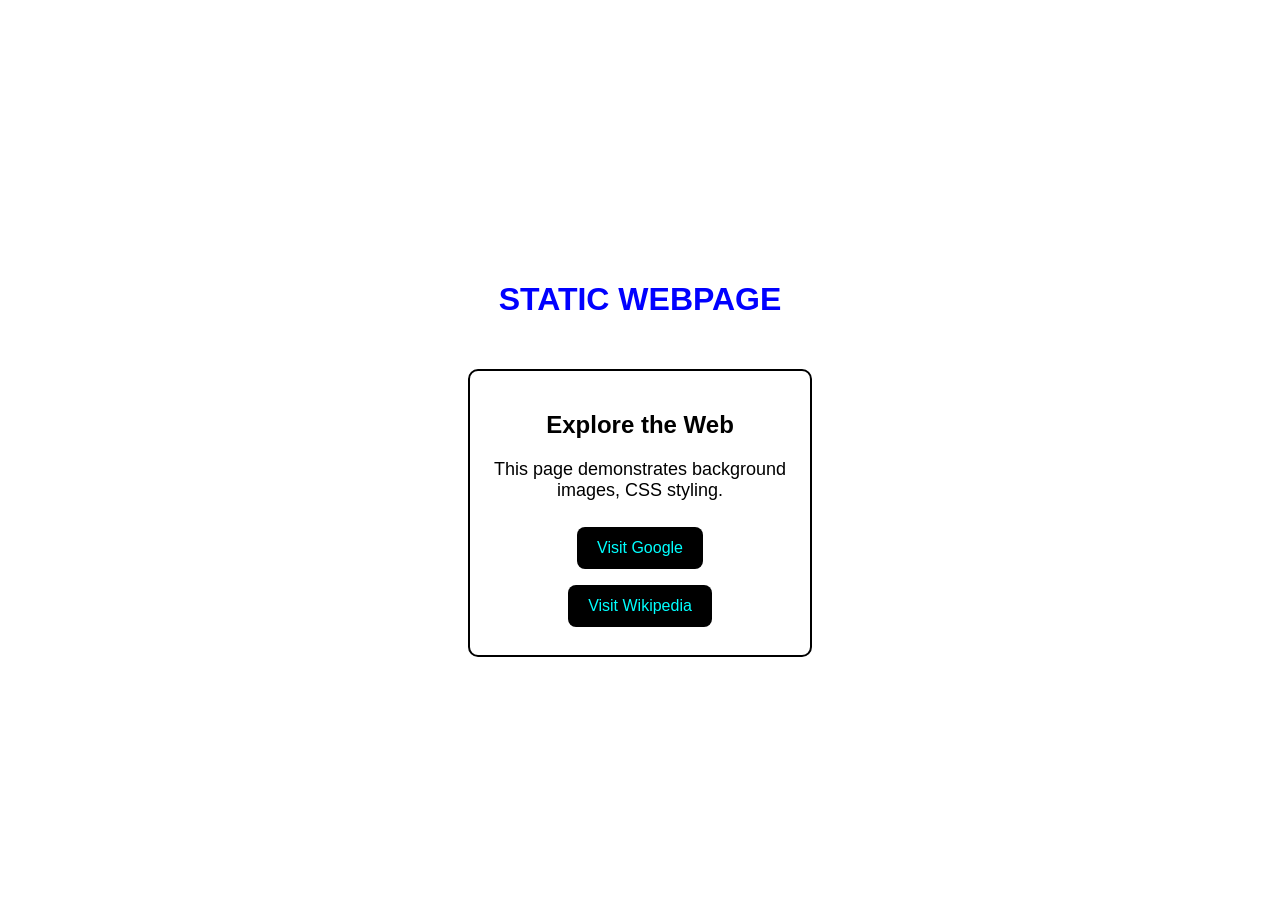
<file: experimen8/index.html>
<!DOCTYPE html>
<html>
<head>
    <title>WEBPAGE</title>

    <style>
        body {
            font-family: Arial, Helvetica, sans-serif;
            background-image: url("https://picsum.photos/200/200");
            background-repeat: repeat;
            min-height: 100vh;
            display: flex;
            flex-direction: column;
            justify-content: center;
            align-items: center;
        }

        h1 {
            color: blue;
            text-align: center;
            background-color: white;
            padding: 15px;
            border-radius: 10px;
        }

        div {
            background-color: white;
            background-image: url("https://picsum.photos/id/1018/400/300");
            background-size: cover;
            background-repeat: no-repeat;
            width: 300px;
            padding: 20px;
            margin: 15px;
            border: 2px solid black;
            border-radius: 10px;
            text-align: center;
        }

        p {
            color: black;
            font-size: 18px;
        }

        a {
            display: inline-block;
            text-decoration: none;
            background-color: black;
            padding: 12px 20px;
            margin: 8px;
            border-radius: 8px;
            transition: 0.3s;
        }

        a:link {
            color: aqua;
        }

        a:visited {
            color: orange;
        }

        a:hover {
            color: green;
            background-color: lightyellow;
            transform: scale(1.1);
        }

        a:active {
            color: red;
            background-color: white;
        }
    </style>
</head>

<body>

    <h1>STATIC WEBPAGE</h1>

    <div>
        <h2>Explore the Web</h2>
        <p>
            This page demonstrates background images,
            CSS styling.
        </p>

        <a href="https://www.google.com" target="_blank">
            Visit Google
        </a>

        <a href="https://www.wikipedia.org" target="_blank">
            Visit Wikipedia
        </a>
    </div>

</body>
</html>
</file>
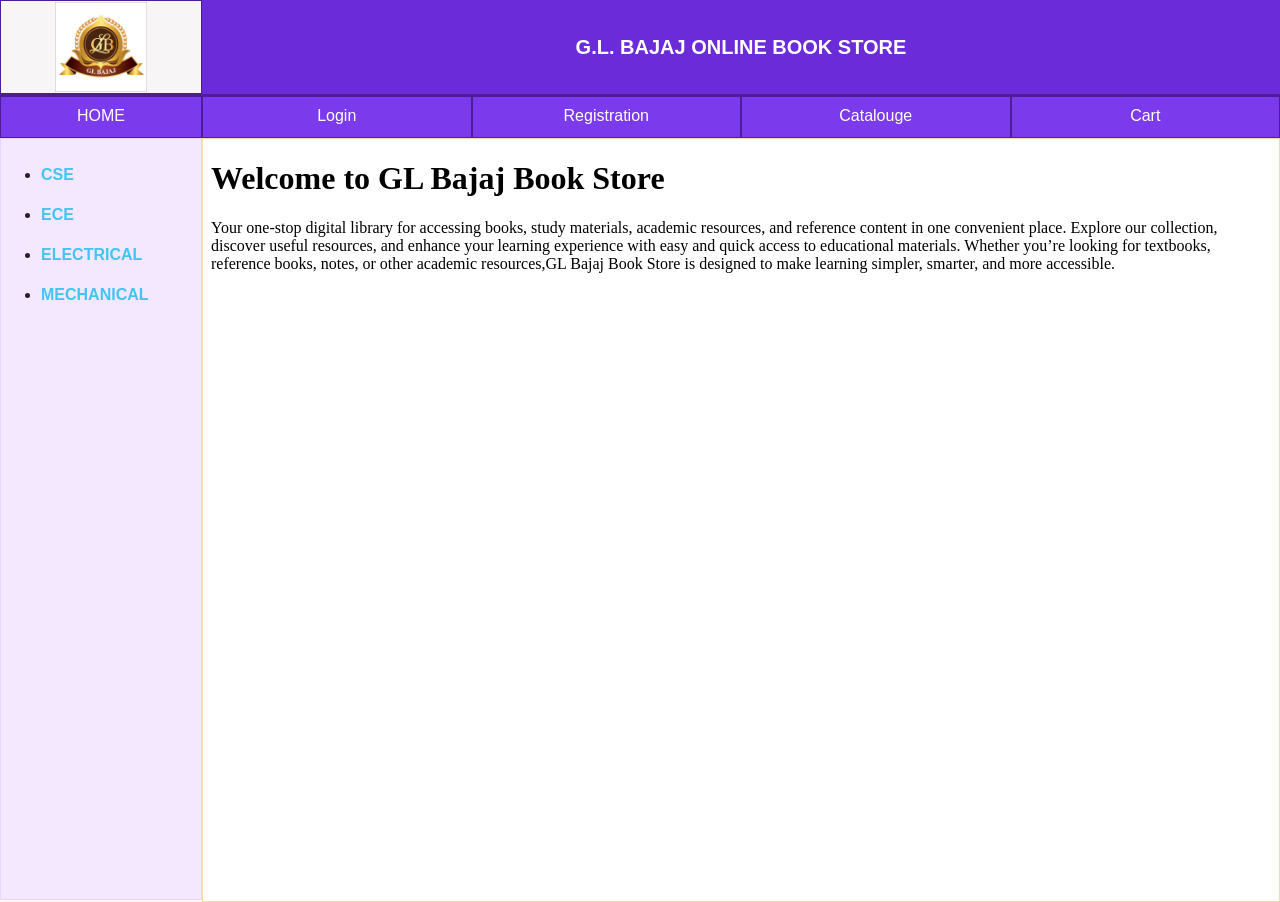
<file: Experiment1/index.html>
<!DOCTYPE html>
<html lang="en">
<head>
    <link rel="stylesheet" href="sty.css">
    <meta charset="UTF-8">
    <meta name="viewport" content="width=device-width, initial-scale=1.0">
    <title>Online Book Store</title>
</head>
<body>
      <div class="container">
        <div class="TOP-ROW">
            <div class="logo"> 
                <img class="img" src="glb logo.jpg" alt="GLB LOGO">
            </div>
               <div class="Wbesite-name">G.L. BAJAJ ONLINE BOOK STORE
               </div>  
        </div>
        <div class="Navigation-Bar">
            <a style="min-width: 187px; max-width: 200px;" href="home.html" target="content">HOME

            </a>
            <a href="login.html" target="content">Login</a>
            <a href="registration.html" target="content">Registration</a>
            <a href="catalouge.html" target="content">Catalouge</a>
            <a href="cart.html" target="content">Cart</a>

        </div>
        <div class="bottom-row">
        <div class="side-bar">
            <ul>
                <li class="branch">
                    <a target="content" href="cse.html" >CSE</a>
                </li>
                <li class="branch">
                    <a target="content" href="ECE.html">ECE</a>
                </li>
                <li class="branch">
                  <a target="content" href="electrical.html">ELECTRICAL</a>   
                </li>
                <li class="branch">
                    <a target="content" href="mechanical.html">MECHANICAL</a>
                </li>
            </ul>

        </div>
        <div class="Main-CONTENT">
           <iframe src="home.html" name="content">
           </iframe>

        </div>
        </div>
         </div>
      <!-- </div> --> 
</body>
</html>
</file>
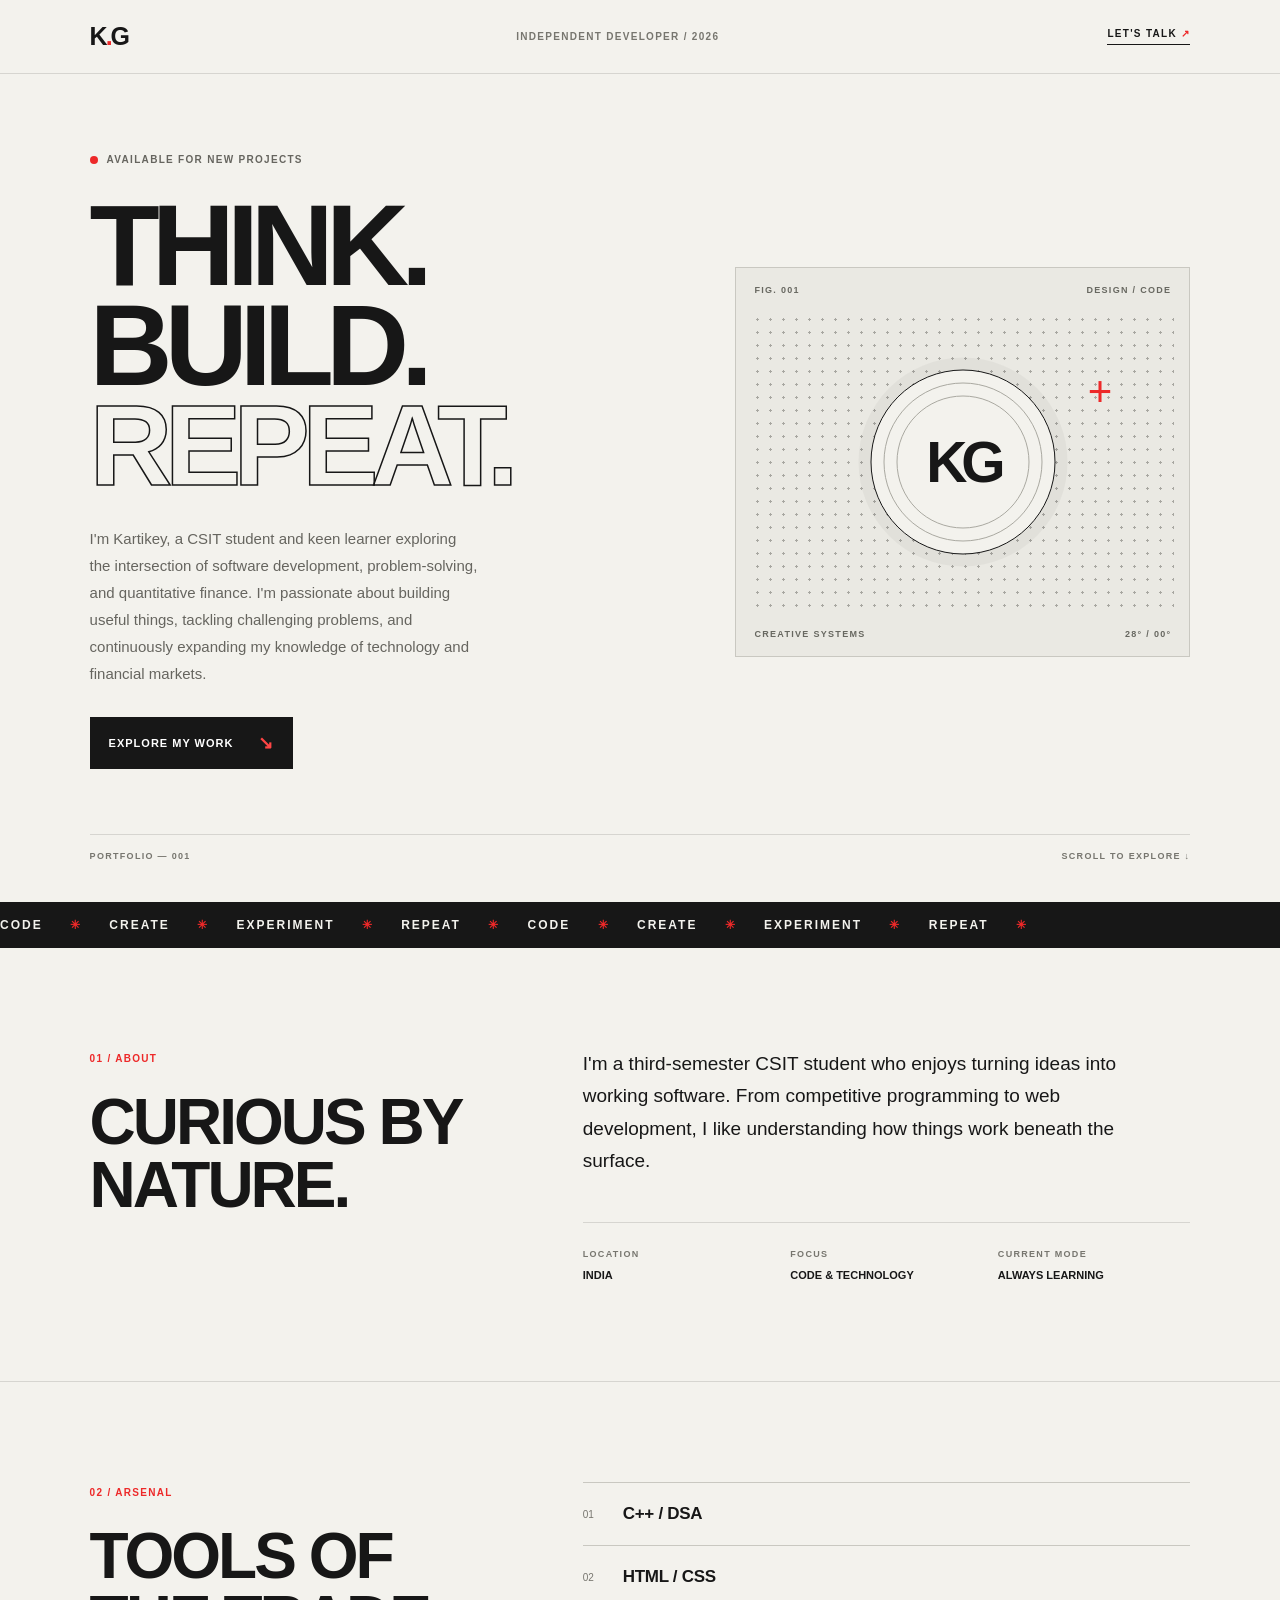
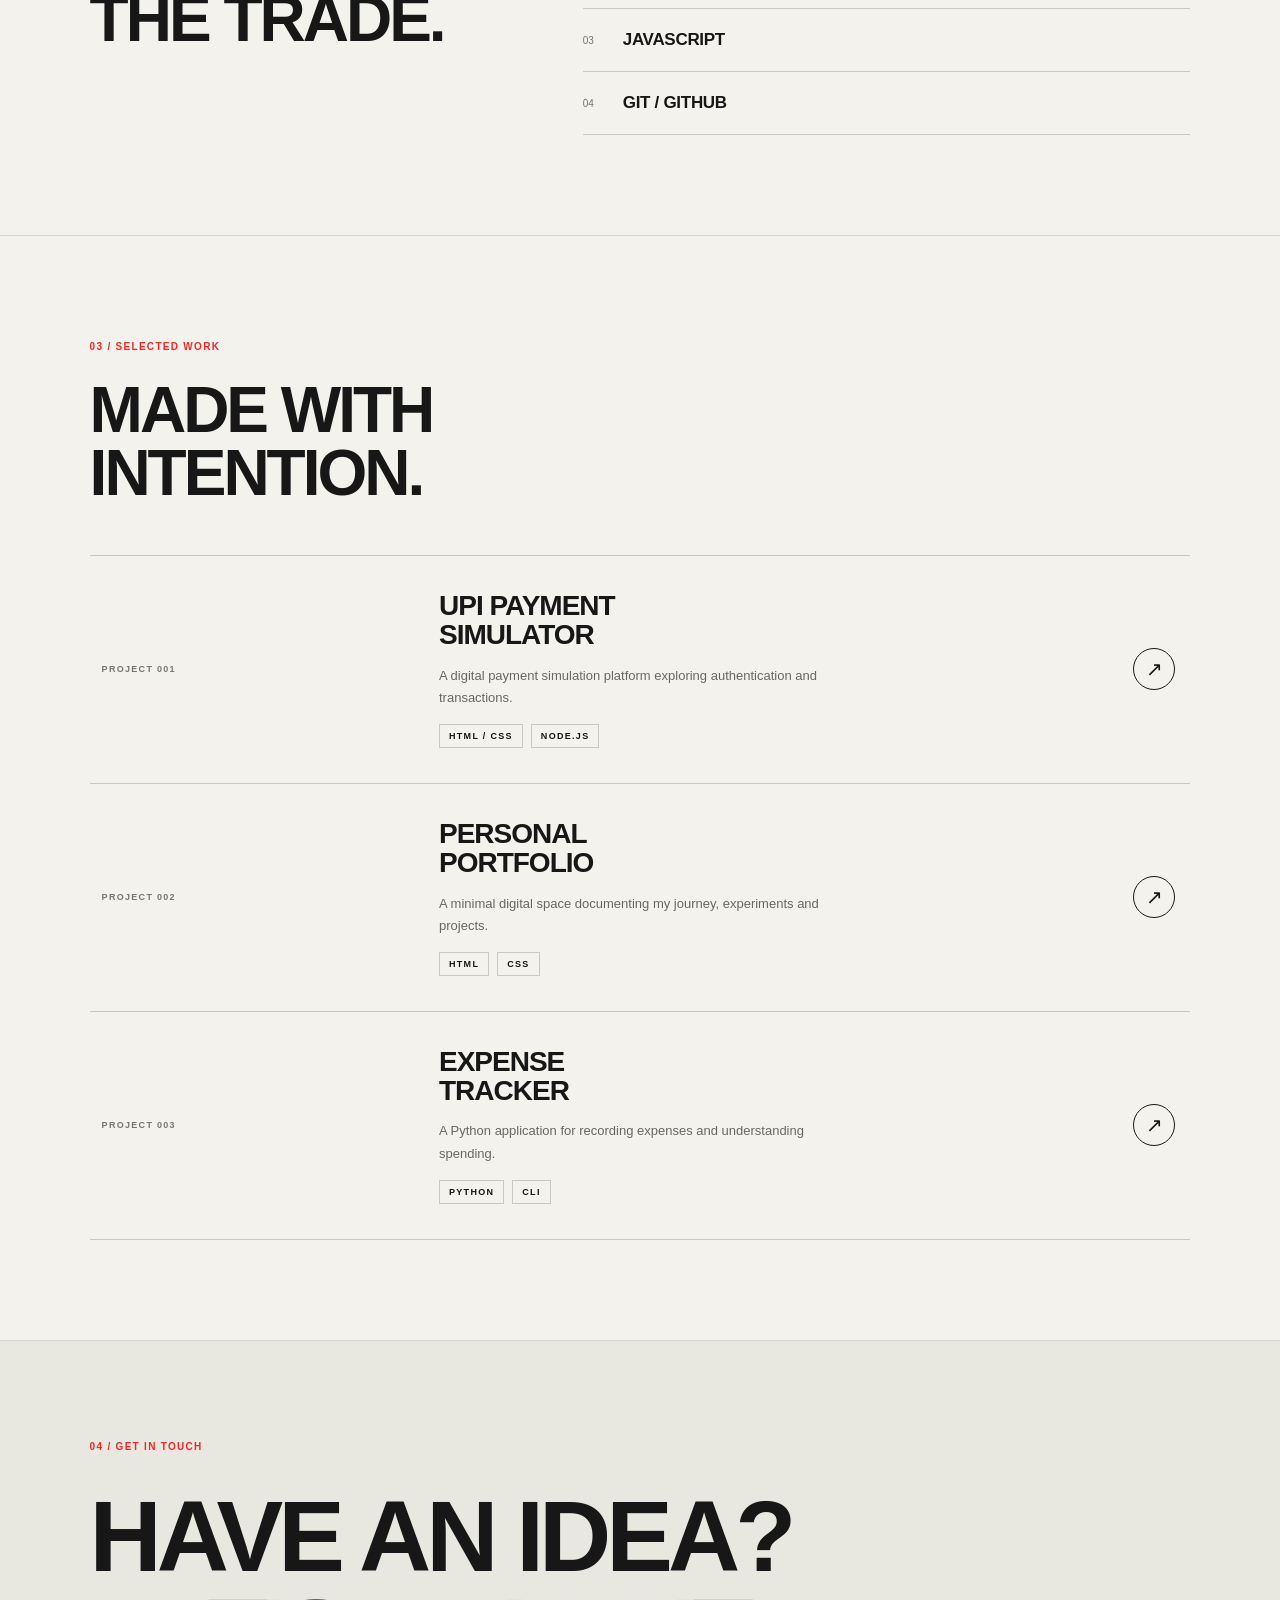
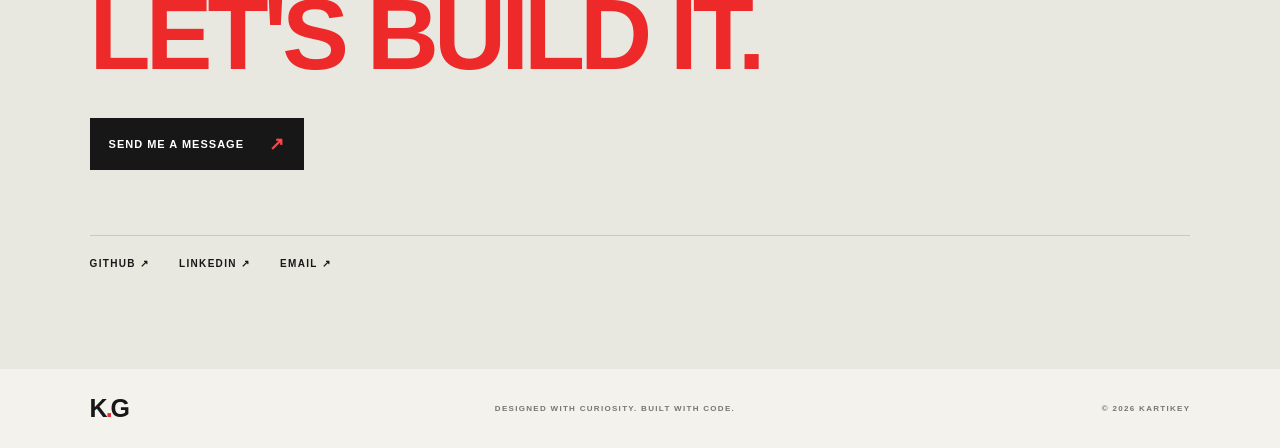
<file: PORTFOLIO/index.html>
<!DOCTYPE html>
<html lang="en">
<head>
    <meta charset="UTF-8">
    <meta name="viewport" content="width=device-width, initial-scale=1.0">
    <title>Kartikey — Digital Portfolio</title>
    <link rel="stylesheet" href="style.css">
</head>
<body>
    <header class="navbar">
        <a href="#" class="logo">K<span>.</span>G</a>
        <p class="nav-label">INDEPENDENT DEVELOPER / 2026</p>
        <a href="#contact" class="nav-contact">
            LET'S TALK <span>↗</span>
        </a>
    </header>
    <main>
        <!-- Hero -->
        <section class="hero">
            <div class="hero-left">
                <p class="eyebrow">
                    <span class="red-dot"></span>
                    AVAILABLE FOR NEW PROJECTS
                </p>

                <h1>
                    THINK.<br>
                    BUILD.<br>
                    <span class="outline">REPEAT.</span>
                </h1>

                <p class="hero-description">
                   I'm Kartikey, a CSIT student and keen learner exploring the intersection of software development, problem-solving, and quantitative finance. I'm passionate about building useful things, tackling challenging problems, and continuously expanding my knowledge of technology and financial markets.
                </p>

                <a href="#projects" class="main-button">
                    EXPLORE MY WORK <span>↘</span>
                </a>
            </div>

            <!-- CSS Dot Graphic -->
            <div class="hero-visual">
                <div class="visual-top">
                    <span>FIG. 001</span>
                    <span>DESIGN / CODE</span>
                </div>

                <div class="dot-grid"></div>

                <div class="visual-circle">
                    <span>KG</span>
                </div>

                <div class="visual-cross">+</div>

                <div class="visual-bottom">
                    <span>CREATIVE SYSTEMS</span>
                    <span>28° / 00°</span>
                </div>
            </div>

            <div class="hero-index">
                <span>PORTFOLIO — 001</span>
                <span>SCROLL TO EXPLORE ↓</span>
            </div>
        </section>

        <!-- Moving Text Strip -->
        <div class="ticker">
            <div class="ticker-content">
                CODE <span>✳</span> CREATE <span>✳</span>
                EXPERIMENT <span>✳</span> REPEAT <span>✳</span>
                CODE <span>✳</span> CREATE <span>✳</span>
                EXPERIMENT <span>✳</span> REPEAT <span>✳</span>
            </div>
        </div>

        <!-- About -->
        <section id="about" class="section">
            <div class="section-heading">
                <span class="section-number">01 / ABOUT</span>
                <h2>CURIOUS BY<br>NATURE.</h2>
            </div>

            <div class="about-content">
                <p>
                    I'm a third-semester CSIT student who enjoys turning
                    ideas into working software. From competitive
                    programming to web development, I like understanding
                    how things work beneath the surface.
                </p>

                <div class="about-details">
                    <div>
                        <span>LOCATION</span>
                        <p>INDIA</p>
                    </div>
                    <div>
                        <span>FOCUS</span>
                        <p>CODE & TECHNOLOGY</p>
                    </div>
                    <div>
                        <span>CURRENT MODE</span>
                        <p>ALWAYS LEARNING</p>
                    </div>
                </div>
            </div>
        </section>

        <!-- Skills -->
        <section id="skills" class="section skills-section">
            <div class="section-heading">
                <span class="section-number">02 / ARSENAL</span>
                <h2>TOOLS OF<br>THE TRADE.</h2>
            </div>

            <div class="skill-list">
                <div class="skill-row">
                    <span>01</span>
                    <p>C++ / DSA</p>
                    <span class="skill-arrow">↗</span>
                </div>

                <div class="skill-row">
                    <span>02</span>
                    <p>HTML / CSS</p>
                    <span class="skill-arrow">↗</span>
                </div>

                <div class="skill-row">
                    <span>03</span>
                    <p>JAVASCRIPT</p>
                    <span class="skill-arrow">↗</span>
                </div>

                <div class="skill-row">
                    <span>04</span>
                    <p>GIT / GITHUB</p>
                    <span class="skill-arrow">↗</span>
                </div>
            </div>
        </section>

        <!-- Projects -->
        <section id="projects" class="section projects-section">
            <div class="section-heading">
                <span class="section-number">03 / SELECTED WORK</span>
                <h2>MADE WITH<br>INTENTION.</h2>
            </div>

            <div class="project-list">

                <article class="project">
                    <div class="project-number">PROJECT 001</div>
                    <div class="project-info">
                        <h3>UPI PAYMENT<br>SIMULATOR</h3>
                        <p>
                            A digital payment simulation platform
                            exploring authentication and transactions.
                        </p>
                        <div class="project-tags">
                            <span>HTML / CSS</span>
                            <span>NODE.JS</span>
                        </div>
                    </div>
                    <a href="#" class="project-link" aria-label="View UPI Payment Simulator">↗</a>
                </article>

                <article class="project">
                    <div class="project-number">PROJECT 002</div>
                    <div class="project-info">
                        <h3>PERSONAL<br>PORTFOLIO</h3>
                        <p>
                            A minimal digital space documenting my
                            journey, experiments and projects.
                        </p>
                        <div class="project-tags">
                            <span>HTML</span>
                            <span>CSS</span>
                        </div>
                    </div>
                    <a href="#" class="project-link" aria-label="View Portfolio Project">↗</a>
                </article>

                <article class="project">
                    <div class="project-number">PROJECT 003</div>
                    <div class="project-info">
                        <h3>EXPENSE<br>TRACKER</h3>
                        <p>
                            A Python application for recording
                            expenses and understanding spending.
                        </p>
                        <div class="project-tags">
                            <span>PYTHON</span>
                            <span>CLI</span>
                        </div>
                    </div>
                    <a href="#" class="project-link" aria-label="View Expense Tracker">↗</a>
                </article>

            </div>
        </section>

        <!-- Contact -->
        <section id="contact" class="contact-section">
            <p class="section-number">04 / GET IN TOUCH</p>

            <h2>HAVE AN IDEA?<br>
                <span>LET'S BUILD IT.</span>
            </h2>

            <a href="mailto:your@email.com" class="main-button">
                SEND ME A MESSAGE <span>↗</span>
            </a>

            <div class="contact-links">
                <a href="https://github.com/">GITHUB ↗</a>
                <a href="https://linkedin.com/">LINKEDIN ↗</a>
                <a href="mailto:your@email.com">EMAIL ↗</a>
            </div>
        </section>

    </main>

    <!-- Footer -->
    <footer class="footer">
        <a href="#" class="logo">K<span>.</span>G</a>
        <p>DESIGNED WITH CURIOSITY. BUILT WITH CODE.</p>
        <p>© 2026 KARTIKEY</p>
    </footer>

</body>
</html>
</file>
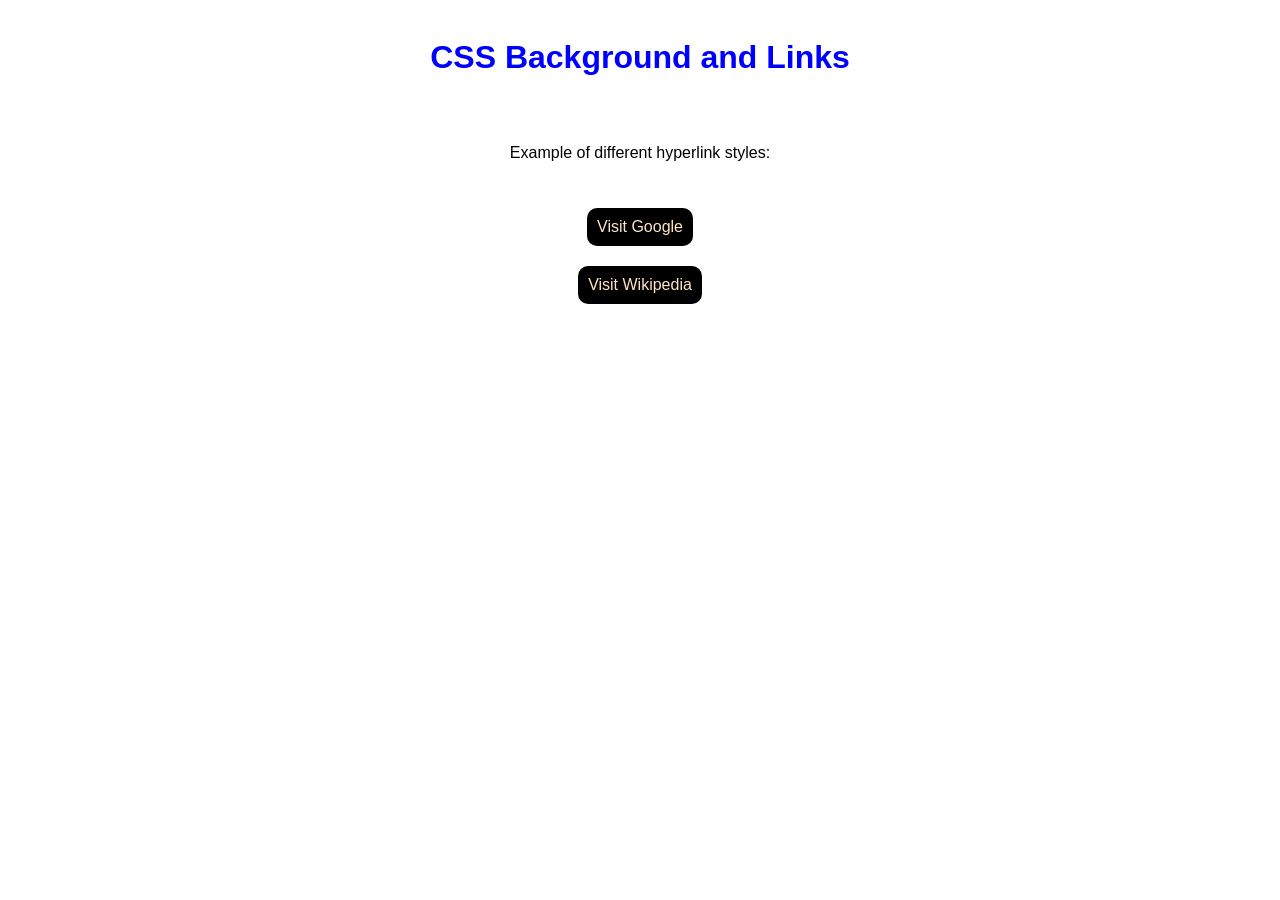
<file: experimen8/9.html>
<!DOCTYPE html>
<html>
<head>
    <title>CSS Background and Links</title>
    <style>
        body {
            font-family: Arial, Helvetica, sans-serif;
            background-image: url("https://picsum.photos/200/200");
            background-repeat: repeat;
            display: flex;
            flex-direction: column;
            justify-content: center;
            align-items: center;
        }

        h1 {
            color: blue;
            text-align: center;
            background-color: white;
            padding: 10px;
            border-radius: 10px;
            
        }
        a{
            text-decoration: none;
            margin: 10px;
            background-color: black;
            padding: 10px;
            border-radius: 10px;
        }

        a:link{
            color: bisque;
        }

        a:visited {
            color: rgb(255, 102, 0);
        }

        a:active {
            color: red;
        }

        a:hover {
            color: rgb(9, 237, 237);
            background-color: rgb(170, 2, 249);
            transform: scale(1.2);
        }
        div{
            display: flex;
             max-width:200px;
           background-color: white; 
           margin: 10px;
           padding: 10px;
           border-radius: 10px;
            background-image: url("https://picsum.photos/200/205");
            background-repeat: repeat;
        }
    </style>
</head>

<body>
    <h1>CSS Background and Links</h1>

 <div style="max-width: 300px;">
    <p>Example of different hyperlink styles:</p>
    </div>
  
    <a target="_blank" href="https://www.google.com">Visit Google</a>
    <!-- <br><br>       -->
 
    <a target="_blank" href="https://www.wikipedia.org">Visit Wikipedia</a>
  
</body>
</html>
</file>
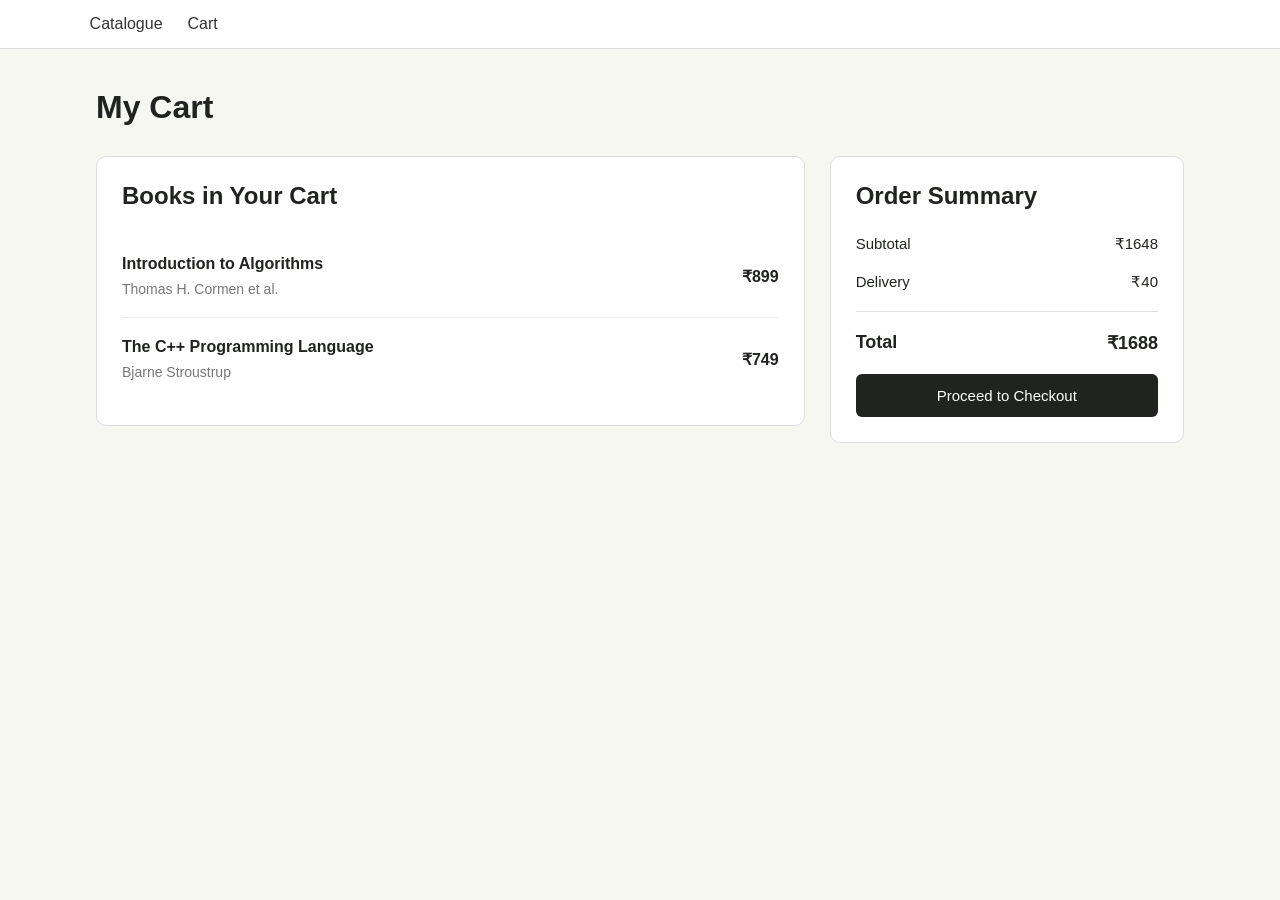
<file: Experiment1/cart.html>
<!DOCTYPE html>
<html lang="en">
<head>
    <meta charset="UTF-8">
    <meta name="viewport" content="width=device-width, initial-scale=1.0">
    <title>My Cart | CodeShelf</title>
    <link rel="stylesheet" href="cart.css">
</head>
<body>
    <header>
        <nav>
            <a href="catalouge.html">Catalogue</a>
            <a href="cart.html">Cart</a>
        </nav>
    </header>

    <main>
        <h1>My Cart</h1>

        <div class="cart-container">

            <section class="cart-items">
                <h2>Books in Your Cart</h2>

                <div class="cart-item">
                    <div>
                        <h3>Introduction to Algorithms</h3>
                        <p>Thomas H. Cormen et al.</p>
                    </div>
                    <p class="price">₹899</p>
                </div>

                <div class="cart-item">
                    <div>
                        <h3>The C++ Programming Language</h3>
                        <p>Bjarne Stroustrup</p>
                    </div>
                    <p class="price">₹749</p>
                </div>
            </section>

            <aside class="order-summary">
                <h2>Order Summary</h2>

                <div class="summary-row">
                    <span>Subtotal</span>
                    <span>₹1648</span>
                </div>

                <div class="summary-row">
                    <span>Delivery</span>
                    <span>₹40</span>
                </div>

                <hr>

                <div class="summary-row total">
                    <span>Total</span>
                    <span>₹1688</span>
                </div>

                <button type="button">Proceed to Checkout</button>
            </aside>

        </div>
    </main>
</body>
</html>
</file>
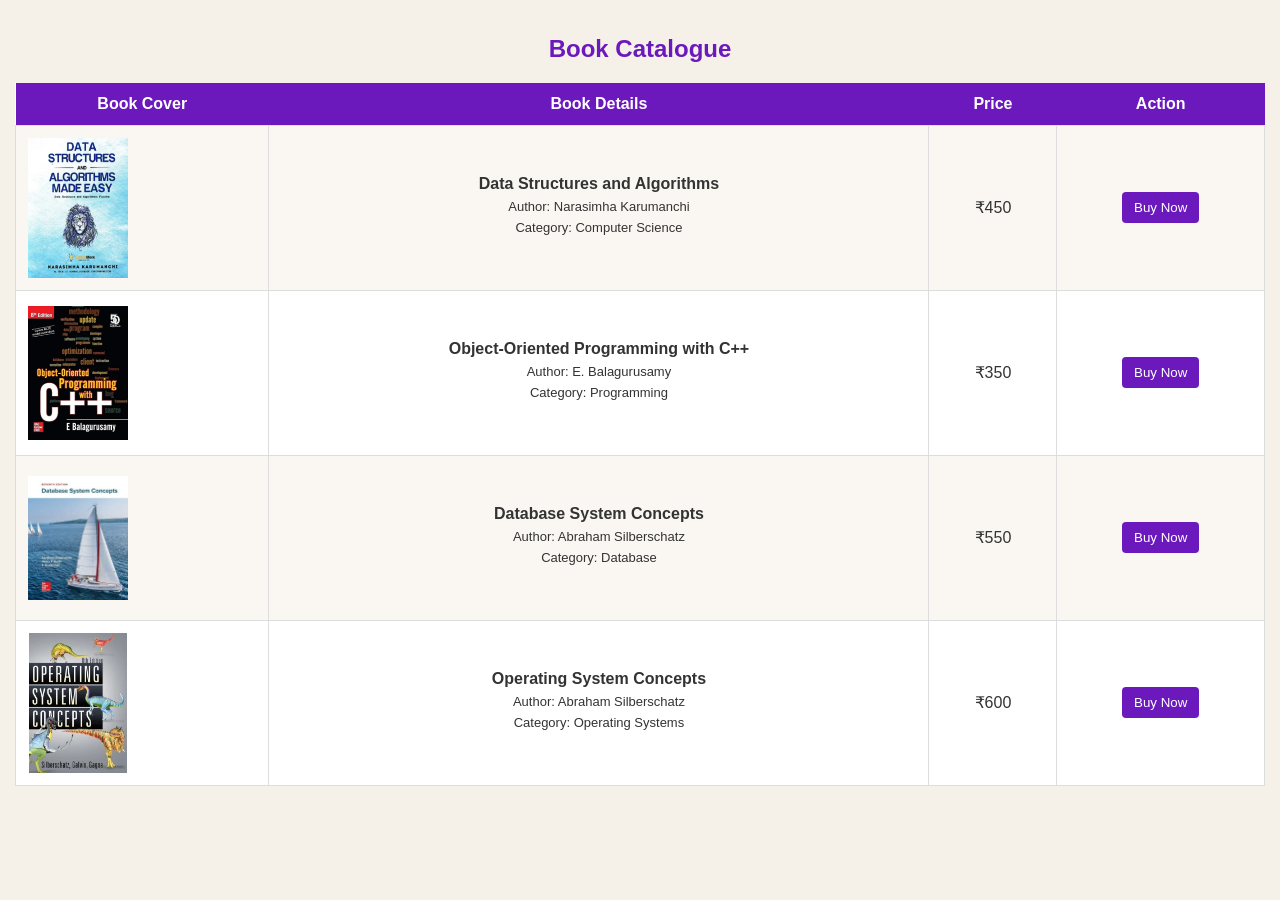
<file: Experiment1/catalouge.html>
<!DOCTYPE html>
<html lang="en">
<head>
    <meta charset="UTF-8">
    <meta name="viewport" content="width=device-width, initial-scale=1.0">
    <title>Book Catalogue</title>
    <link rel="stylesheet" href="catalouge.css">
</head>
<body>
    <h2>Book Catalogue</h2>
    <table>
        <tr>
            <th>Book Cover</th>
            <th>Book Details</th>
            <th>Price</th>
            <th>Action</th>
        </tr>

        <tr>
            <td>
               <img src="image.png"
     alt="Data Structures and Algorithms">
            </td>
            <td>
                <strong>Data Structures and Algorithms</strong>
                <p>Author: Narasimha Karumanchi</p>
                <p>Category: Computer Science</p>
            </td>
            <td>₹450</td>
            <td><button>Buy Now</button></td>
        </tr>

        <tr>
            <td>
              <img src="image copy.png"
     alt="Object-Oriented Programming with C++">
            </td>
            <td>
                <strong>Object-Oriented Programming with C++</strong>
                <p>Author: E. Balagurusamy</p>
                <p>Category: Programming</p>
            </td>
            <td>₹350</td>
            <td><button>Buy Now</button></td>
        </tr>

        <tr>
            <td>
                <img src="image copy 3.png"
     alt="Database System Concepts">
            </td>
            <td>
                <strong>Database System Concepts</strong>
                <p>Author: Abraham Silberschatz</p>
                <p>Category: Database</p>
            </td>
            <td>₹550</td>
            <td><button>Buy Now</button></td>
        </tr>

        <tr>
            <td>
               <img src="image copy 2.png"
     alt="Operating System Concepts">
            </td>
            <td>
                <strong>Operating System Concepts</strong>
                <p>Author: Abraham Silberschatz</p>
                <p>Category: Operating Systems</p>
            </td>
            <td>₹600</td>
            <td><button>Buy Now</button></td>
        </tr>
    </table>

</body>
</html>
</file>
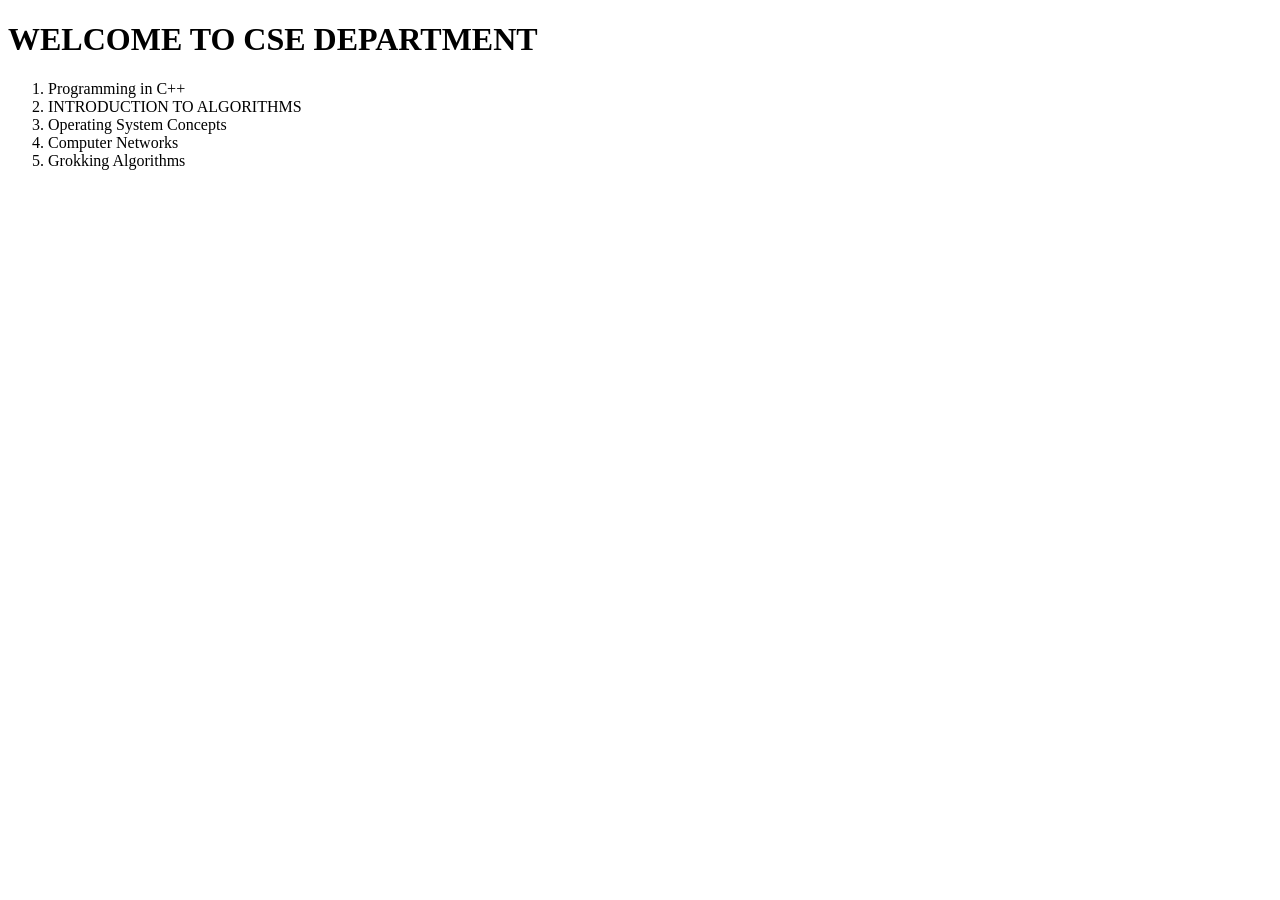
<file: Experiment1/cse.html>
<!DOCTYPE html>
<html lang="en">
<head>
    <meta charset="UTF-8">
    <meta name="viewport" content="width=device-width, initial-scale=1.0">
    <title>Document</title>
</head>
<body>
    <h1>
        WELCOME TO CSE DEPARTMENT
    </h1>
    <ol>
        <li>Programming in C++</li>
        <li>INTRODUCTION TO ALGORITHMS</li>
        <li>
            Operating System Concepts
        </li>
        <li>Computer Networks</li>
        <li>
            Grokking Algorithms
        </li>
    </ol>
</body>
</html>
</file>
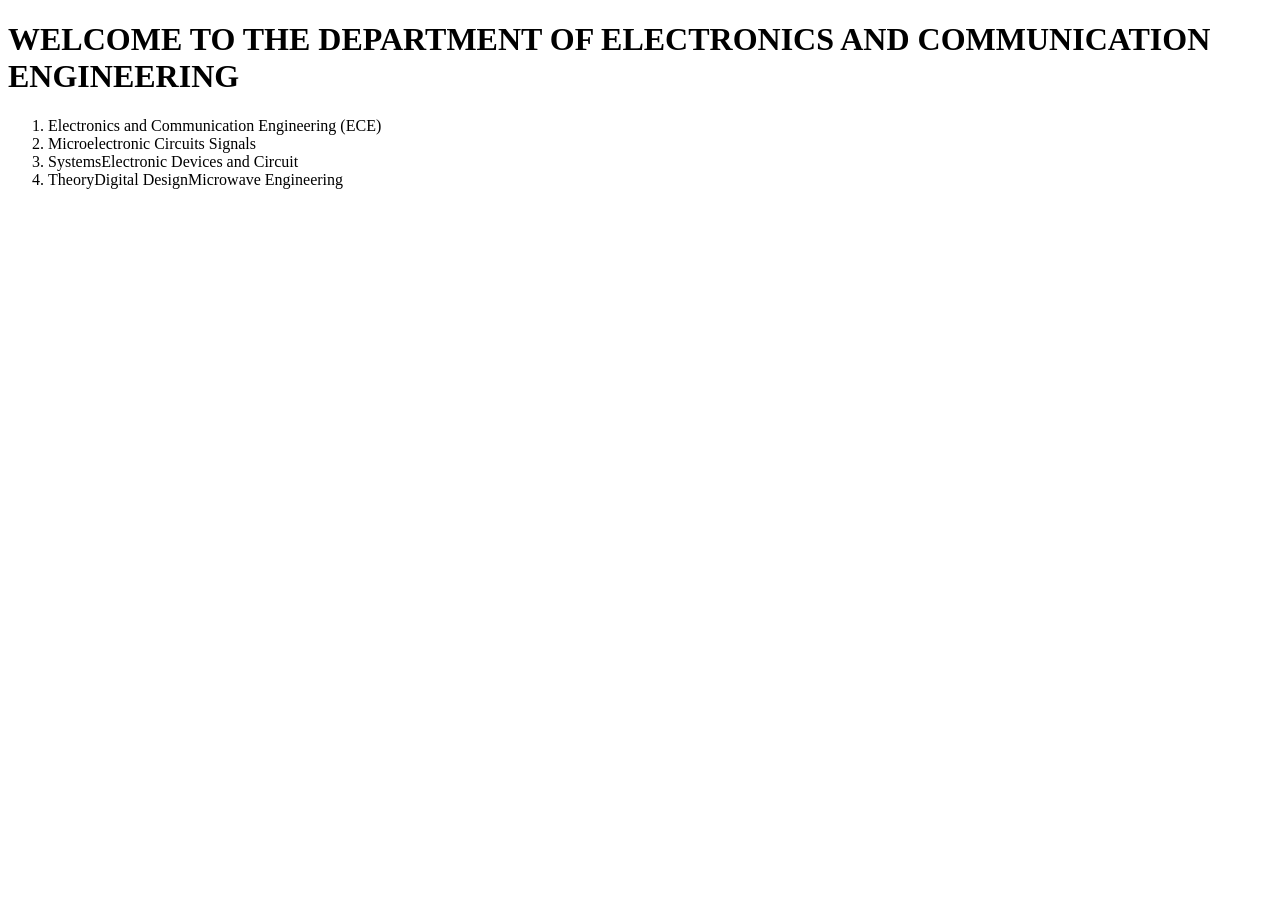
<file: Experiment1/ECE.html>
<!DOCTYPE html>
<html lang="en">
<head>
    <meta charset="UTF-8">
    <meta name="viewport" content="width=device-width, initial-scale=1.0">
    <title>Document</title>
</head>
<body>
    <h1>WELCOME TO THE DEPARTMENT OF ELECTRONICS AND COMMUNICATION ENGINEERING</h1>
    <ol>
<li>
Electronics and Communication Engineering (ECE)
</li>
<li>
 Microelectronic Circuits Signals 
</li>
<li>
SystemsElectronic Devices and Circuit
</li>
<li>
    TheoryDigital DesignMicrowave Engineering
</li>  
</ol>
</body>
</html>
</file>
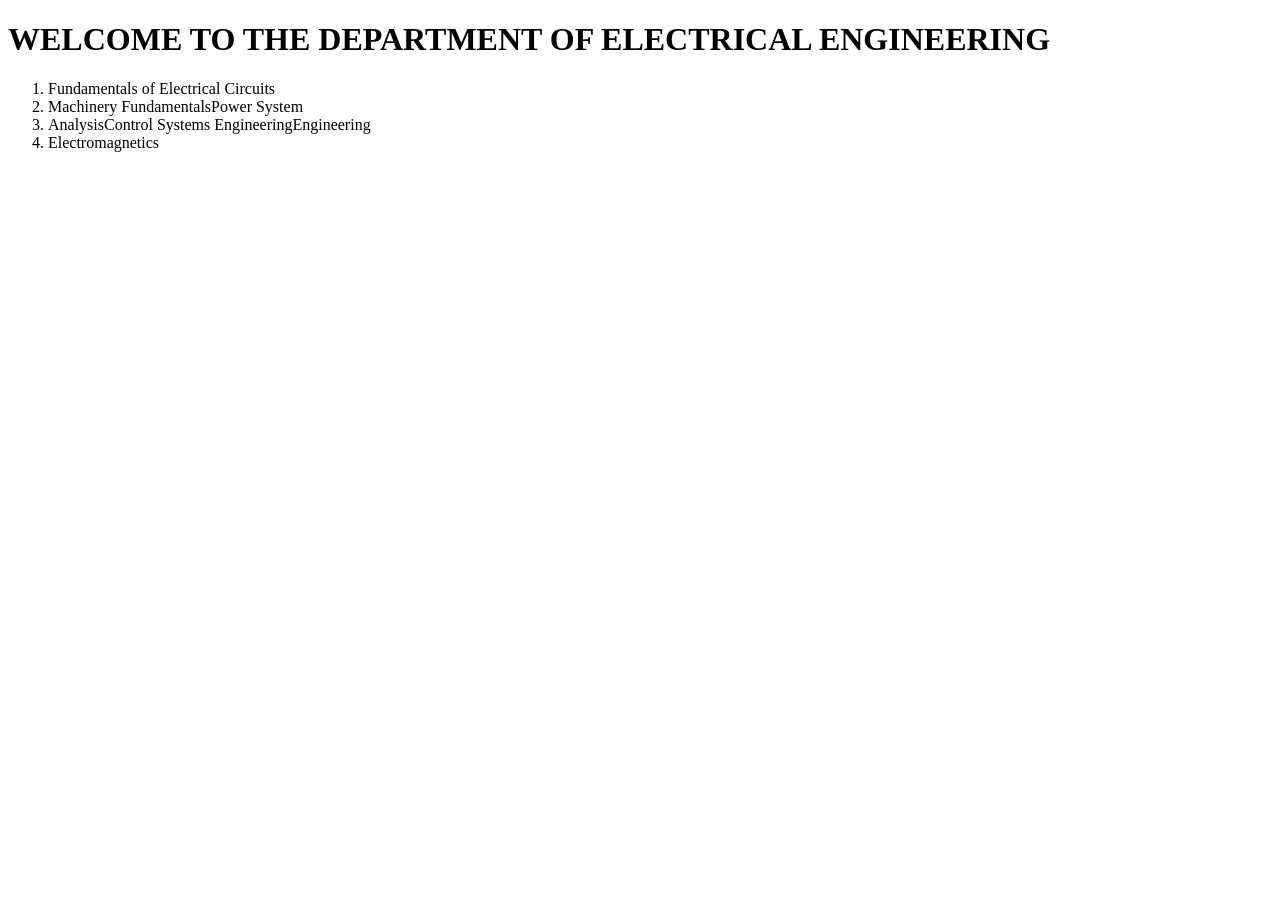
<file: Experiment1/electrical.html>
<!DOCTYPE html>
<html lang="en">
<head>
    <meta charset="UTF-8">
    <meta name="viewport" content="width=device-width, initial-scale=1.0">
    <title>Document</title>
</head>
<body>
    <h1>WELCOME TO THE DEPARTMENT OF ELECTRICAL ENGINEERING</h1>
    <ol>
        <li>
Fundamentals of Electrical Circuits
        </li>
        <li>
Machinery FundamentalsPower System
        </li>
        <li>
AnalysisControl Systems EngineeringEngineering
        </li>
        <li>
Electromagnetics
        </li>
           
    </ol>
</body>
</html>
</file>
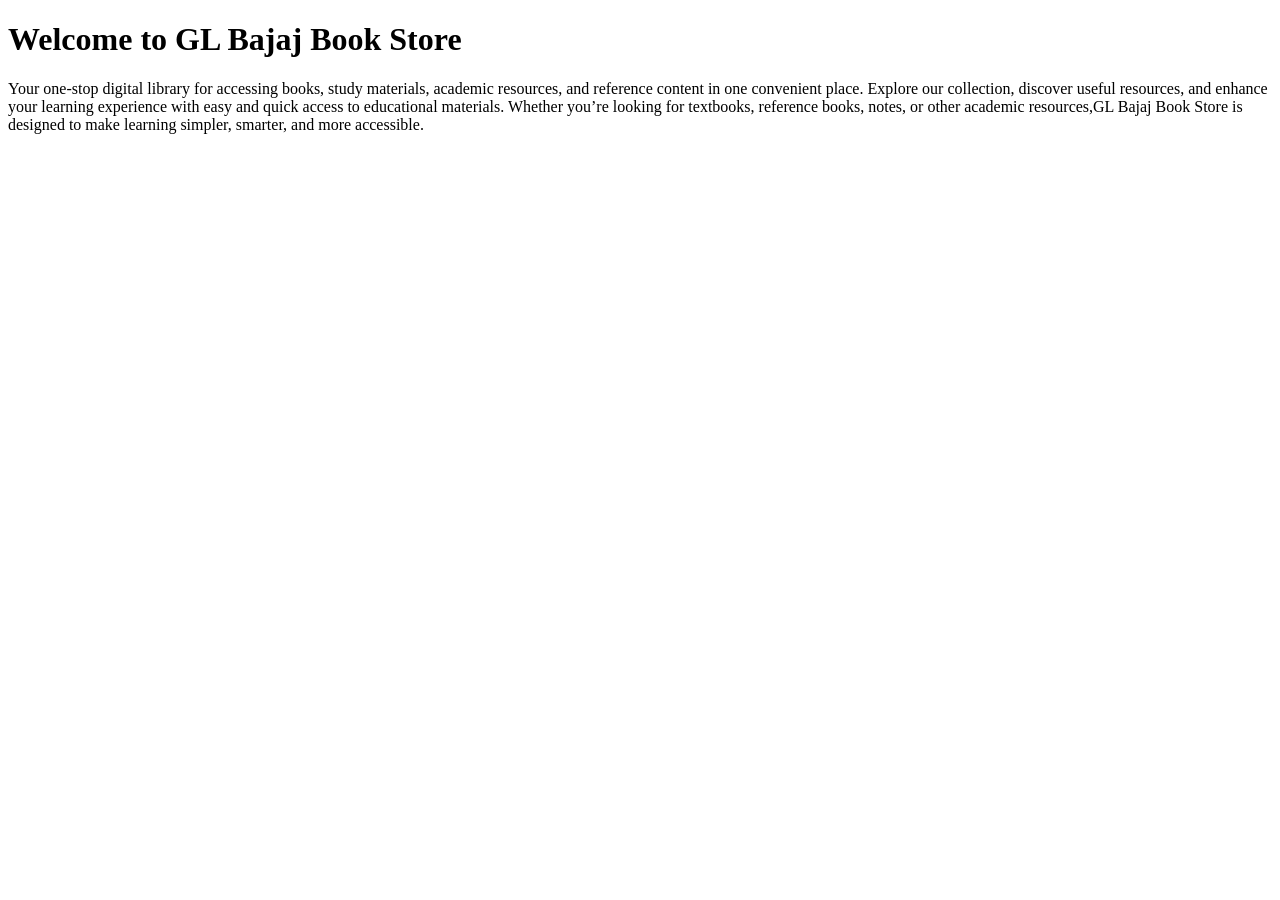
<file: Experiment1/home.html>
<!DOCTYPE html>
<html lang="en">
<head>
    <meta charset="UTF-8">
    <meta name="viewport" content="width=device-width, initial-scale=1.0">
    <title>Document</title>
</head>
<body><h1>
     Welcome to GL Bajaj Book Store </h1>
<p>
Your one-stop digital library for accessing books, study materials, academic resources, and reference content in one convenient place. Explore our collection, discover useful resources, and enhance your learning experience with easy and quick access to educational materials.
Whether you’re looking for textbooks, reference books, notes, or other academic resources,GL Bajaj Book Store is designed to make learning simpler, smarter, and more accessible.
</p>

</body>
</html>
</file>
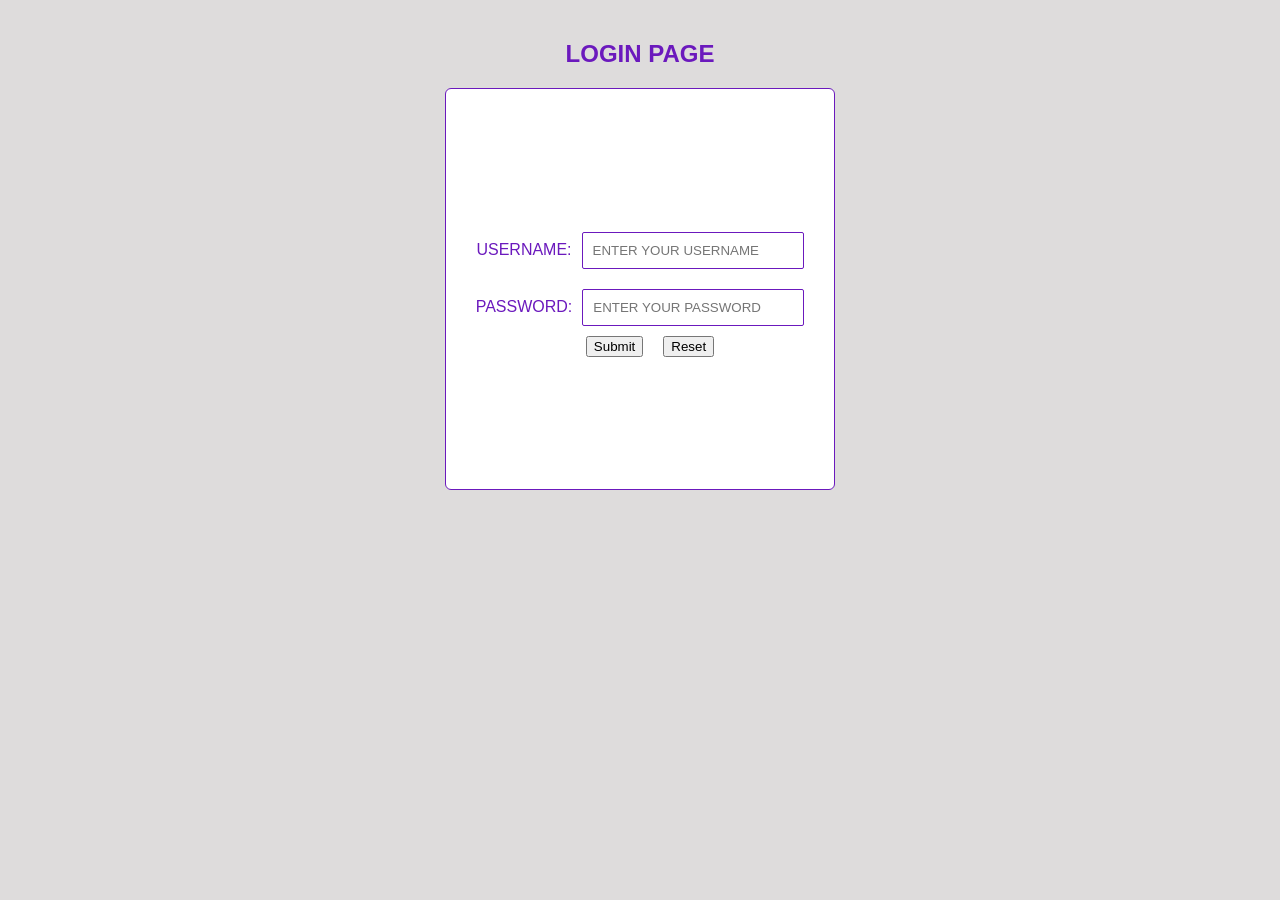
<file: Experiment1/login.html>
<!DOCTYPE html>
<html lang="en">
<head>
    <meta charset="UTF-8">
    <link rel="stylesheet" href="sty.css">
    <meta name="viewport" content="width=device-width, initial-scale=1.0">
    <title>Document</title>
</head>
<body class="login-page-body">
     <h2 style="margin-top: 40px;margin-bottom: 0px;" >LOGIN PAGE</h2>
    <div class="login-container"> 
    <div class="user-input">
    <label for="user">USERNAME: </label>
   <input  type="text" placeholder="ENTER YOUR USERNAME" name="" id="user" class="user">
   </div>
   <div class="pass-input">
    <label for="pass">PASSWORD: </label>
    <input type="password" placeholder="ENTER YOUR PASSWORD" name="" id="pass" class="pass">
   </div>
   <div class="form-buttons">
    <input style="margin-right: 20px;margin-left: 20px;" type="Submit" name="" id="submit">
    <input type="Reset" name="" id="reset">
   </div>
   </div>
   </body>
</html>
</file>
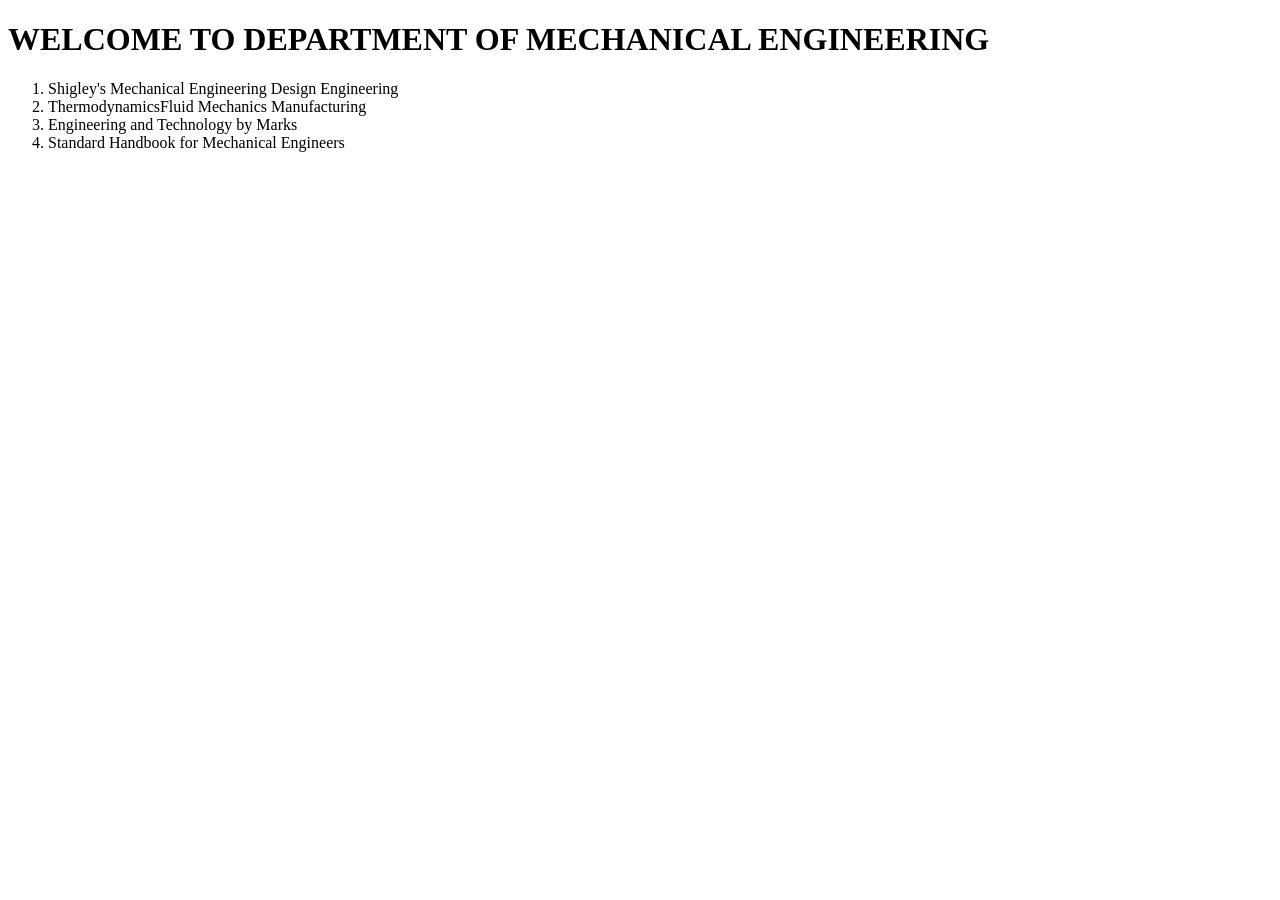
<file: Experiment1/mechanical.html>
<!DOCTYPE html>
<html lang="en">
<head>
    <meta charset="UTF-8">
    <meta name="viewport" content="width=device-width, initial-scale=1.0">
    <title>Document</title>
</head>
<body>
    <H1 >WELCOME TO DEPARTMENT OF MECHANICAL ENGINEERING</H1>
   <ol>
    <li>
      Shigley's Mechanical Engineering Design Engineering 
    </li>
    <li>
    ThermodynamicsFluid Mechanics Manufacturing
    </li>
    <li>
         
 Engineering and Technology by Marks
    </li>
    <li>
        Standard Handbook for Mechanical Engineers
    </li>
   </ol>
</body>
</html>
</file>
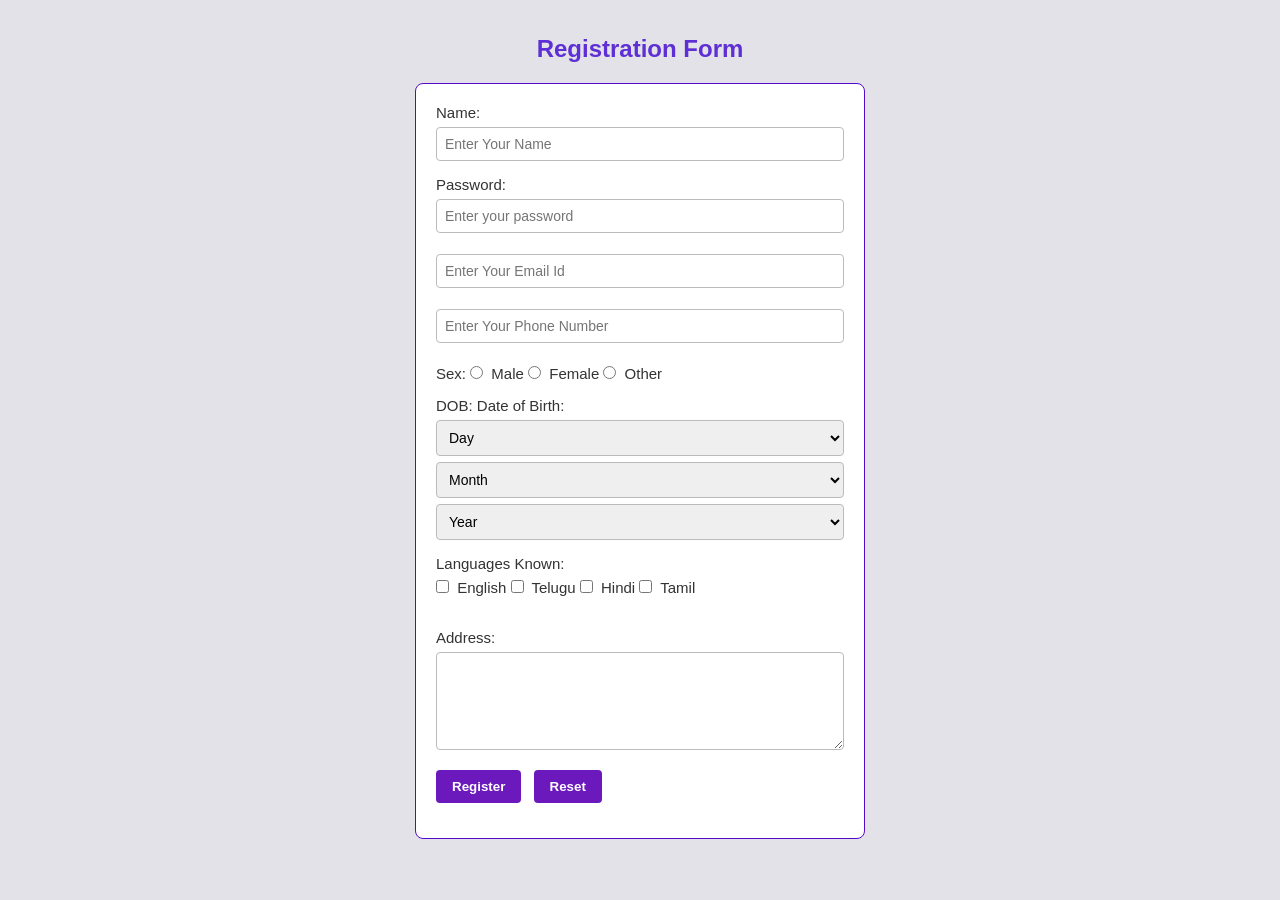
<file: Experiment1/registration.html>
<!DOCTYPE html>
<html lang="en">
<head>
    <meta charset="UTF-8">
    <meta name="viewport" content="width=device-width, initial-scale=1.0">
    <link rel="stylesheet" href="registration.css">
    <title>Document</title>
</head>
<body>
    <h2>Registration Form</h2>
    <div class="registration-container">

    <form action="">
          <label for="name">Name: 
         <input type="text" id="name" placeholder="Enter Your Name">
         </label>
         <label for="pass">Password: 
   <input type="password" name="pass" id="pass" placeholder="Enter your password">
         </label>
      <label for="email">
                   <input type="email" value="" id="email" placeholder="Enter Your Email Id">
      </label>
      <label for="phone">
           <input type="number" name="phone" id="phone" placeholder="Enter Your Phone Number">
      </label>
         <label for="sex">
            Sex:
        <input type="radio" name="sex" value="male"> Male 
        <input type="radio" name="sex" value="female"> Female 
        <input type="radio" name="sex" value="other"> Other
         </label>
         <label for="dob">
            DOB:
            Date of Birth: <select name="day" id="dob"> <option>Day</option> <option>1</option> <option>2</option> <option>3</option> <option>4</option> <option>5</option> <option>6</option> <option>7</option> <option>8</option> <option>9</option> <option>10</option> <option>11</option> <option>12</option> <option>13</option> <option>14</option> <option>15</option> <option>16</option> <option>17</option> <option>18</option> <option>19</option> <option>20</option> <option>21</option> <option>22</option> <option>23</option> <option>24</option> <option>25</option> <option>26</option> <option>27</option> <option>28</option> <option>29</option> <option>30</option> <option>31</option> 
            </select> 
            <select name="month" id="dob"> 
                <option>Month</option> <option>January</option> <option>February</option> <option>March</option> <option>April</option> <option>May</option> <option>June</option> <option>July</option> <option>August</option> <option>September</option> <option>October</option> <option>November</option> <option>December</option> 
            </select>
             <select name="year" id="dob">
                 <option>Year</option> <option>2000</option> <option>2001</option> <option>2002</option> <option>2003</option> <option>2004</option> <option>2005</option> <option>2006</option> <option>2007</option> <option>2008</option> <option>2009</option> <option>2010</option>
                 </select>
         </label>
         <label for="languages">
        Languages Known: <br> 
        <input type="checkbox" name="language" value="English"> English 
        <input type="checkbox" name="language" value="Telugu"> Telugu 
        <input type="checkbox" name="language" value="Hindi"> Hindi 
        <input type="checkbox" name="language" value="Tamil"> Tamil     
         </label>
         <br>
        <label for="address">
         Address: <br> 
         <textarea name="address" rows="5" cols="40">
         </textarea> <br><br> 
         <input type="submit" value="Register"> 
         <input type="reset" value="Reset">
        </label> 

    </form>
        </div>

</body>
</html>
</file>
<file: Experiment1/sty.css>
html,
body {
    height: 100%;
    width: 100%;
    margin:   0;
    font-family: Arial, sans-serif;

    background-color: #FFF7ED;
    color: #2D1B36;
}

img {
    display: flex;
    object-fit: cover;
    height: 90px;
    border-style: none;
    background-color: transparent;
}

.container {
    display: flex;
    flex-direction: column;
    height: 100%;
    width: 100%;
}

.TOP-ROW {
    display: flex;
    height: 100px;

    background-color: #6C2BD9;
    color: white;

    border-bottom: 2px solid #4C1D95;
}

.logo {
      /* object-fit: cover; */
    display: flex;
    flex: 0.332;
    align-items: center;
    justify-content: center;
    max-width: 200px;
    min-width: 187px;
    background-color: #f7f5f5;

    border: 1px solid #4C1D95;
}

.Wbesite-name {
    flex: 1;

    display: flex;
    justify-content: center;
    align-items: center;

    color: white;

    font-size: 20px;
    font-weight: bold;
}


.Navigation-Bar {
    display: flex;
    justify-content: space-around;
}

.Navigation-Bar a {
    border: 1px solid #4C1D95;
    text-decoration: none;
    color: white;
    background-color: #7c3aed;
    flex: 1;
    text-align: center;
    height: 30px;
    padding-top: 10px;
    transition: 0.2s;
}

a:hover {
    background-color: #40c3d1;
    color: #2D1B36;
    text-decoration: underline;
}

.bottom-row {
    display: flex;
    height: 90%;
    background-color: #997241;
}


.side-bar {
    border: 1px solid #E9D5FF;
    display: flex;
    flex: 0.332;
    max-width: 200px;
    background-color: #F3E8FF;
}

.Main-CONTENT {
    display: flex;
    flex: 1;
    justify-content: center;
    align-items: center;
    border: 1px solid #FED7AA;
    height: 100%;
    background-color: #FFF7ED;
    text-align: center;
}
.description{
    display: flex;
    align-items: center;
    justify-content: center;
}

.login-dashboard {
    background-color: #FFFFFF;
    display: flex;
    flex-direction: column;
    padding: 25px;
    border: 3px solid #A855F7;
    border-radius: 15px;
    box-shadow: 8px 8px 0px #FBBF24;
}


.input-bar {
    width: 200px;
    padding: 8px;
    border: 2px solid #C084FC;
    border-radius: 7px;
    background-color: #FAF5FF;
    outline: none;
}

.input-bar:focus {
    border-color: #22D3EE;
    background-color: #ECFEFF;
}


.branch a {
    display: flex;
    text-decoration: none;
    flex: 1;
    height: 40px;
    text-align: center;
    border: none;
    background-color: #F3E8FF;
    color: #43c4f3;
    font-weight: bold;
    align-items: center;
    justify-content: left;
    vertical-align: middle;
}

.branch a:hover {
    background-color: #316471;
    box-shadow: 1px 1px 1px 1px;
    border-radius: 20px;
    justify-content: center;
    padding: 5px;
}

button {
    width: 70px;
    margin-left: 10px;
    padding: 8px;
    border: none;
    border-radius: 7px;
    background-color: #FF6B6B;
    color: white;
    font-weight: bold;
    cursor: pointer;
    transition: 0.2s;
}

button:hover {
    background-color: #EF4444;

    transform: translateY(-2px);
}


.Main-CONTENT iframe {
    width: 100%;
    height: 100%;
    background-color: #FFFFFF;

    border: none;
}
.login-container{
    display: flex;
    flex-direction: column;
    justify-content: center;
    align-items: center;
    background-color: white;
    padding: 20px;
    margin: 20px;
    height: 40%;
    border-radius: 6px;
    border-color:#6b19bd ;
    border-style: solid;
    border-width: 1px;
}
.login-page-body{
    display: flex;
    flex-direction: column;
    background-color: rgb(222, 220, 220);
    vertical-align: top;
    align-items: center;
    color: #6b19bd;
}
.user-input,.pass-input{
    display: flex;
    margin: 10px;
    align-items: center;
}
.user,.pass{
    flex: 1;
    width: 200px;;
    border: solid;
    border-width: 1px;
    border-color: #6b19bd;
    border-radius: 2px;
    margin-left: 10px;
    padding: 10px;

}
.form-buttons{
display: flex;
justify-content: space-around;
}

.registration-container{
    display: flex;
    justify-content: center;
    align-items: center;
   background-color: #f5f1e8;
}
</file>
<file: PORTFOLIO/style.css>
/* ===== GENERAL SETTINGS ===== */

* {
    box-sizing: border-box;
    margin: 0;
    padding: 0;
}

html {
    scroll-behavior: smooth;
    scroll-padding-top: 30px;
}

body {
    background: #f3f2ed;
    color: #171717;
    font-family: Arial, Helvetica, sans-serif;
}

a {
    color: inherit;
    text-decoration: none;
}

::selection {
    background: #ed2929;
    color: white;
}

/* ===== NAVIGATION ===== */

.navbar {
    display: flex;
    justify-content: space-between;
    align-items: center;
    padding: 22px 7%;
    border-bottom: 1px solid #d6d5d0;
}

.logo {
    font-size: 25px;
    font-weight: 900;
    letter-spacing: -2px;
}

.logo span {
    color: #ed2929;
}

.nav-label,
.nav-contact,
.eyebrow,
.section-number,
.hero-index,
.visual-top,
.visual-bottom,
.project-number,
.project-tags,
.about-details span,
.contact-links,
.footer > p {
    font-size: 10px;
    font-weight: bold;
    letter-spacing: 1.3px;
}

.nav-label {
    color: #77766f;
}

.nav-contact {
    border-bottom: 1px solid #171717;
    padding-bottom: 5px;
}

.nav-contact span {
    color: #ed2929;
}

/* ===== HERO ===== */

.hero {
    padding: 80px 7% 25px;
    display: grid;
    grid-template-columns: 1fr 0.8fr;
    column-gap: 7%;
    align-items: center;
}

.eyebrow {
    display: flex;
    align-items: center;
    gap: 9px;
    color: #66655f;
    margin-bottom: 30px;
}

.red-dot {
    width: 8px;
    height: 8px;
    background: #ed2929;
    border-radius: 50%;
    animation: blink 1.5s infinite;
}

.hero h1 {
    font-size: clamp(60px, 9vw, 115px);
    line-height: 0.87;
    letter-spacing: -8px;
    font-weight: 900;
}

.outline {
    color: transparent;
    -webkit-text-stroke: 1.5px #171717;
}

.hero-description {
    max-width: 390px;
    color: #66655f;
    font-size: 15px;
    line-height: 1.8;
    margin: 30px 0;
}

.main-button {
    display: inline-flex;
    align-items: center;
    gap: 25px;
    background: #171717;
    color: white;
    padding: 15px 19px;
    font-size: 11px;
    font-weight: bold;
    letter-spacing: 1px;
    transition: background 0.25s, color 0.25s;
}

.main-button span {
    color: #ff4545;
    font-size: 18px;
}

.main-button:hover {
    background: #ed2929;
}

.main-button:hover span {
    color: white;
}

/* ===== DOT MATRIX GRAPHIC ===== */

.hero-visual {
    position: relative;
    min-height: 390px;
    border: 1px solid #c9c8c1;
    background: #eae9e3;
    overflow: hidden;
}

.visual-top,
.visual-bottom {
    position: absolute;
    z-index: 2;
    left: 18px;
    right: 18px;
    display: flex;
    justify-content: space-between;
    color: #686861;
    font-size: 9px;
}

.visual-top {
    top: 17px;
}

.visual-bottom {
    bottom: 17px;
}

.dot-grid {
    position: absolute;
    inset: 45px 15px;
    background-image: radial-gradient(#85847d 1.3px, transparent 1.3px);
    background-size: 13px 13px;
    opacity: 0.65;
    transition: transform 0.5s;
}

.hero-visual:hover .dot-grid {
    transform: scale(1.06);
}

.visual-circle {
    position: absolute;
    top: 50%;
    left: 50%;
    width: 185px;
    height: 185px;
    transform: translate(-50%, -50%);
    border: 1px solid #171717;
    border-radius: 50%;
    display: flex;
    align-items: center;
    justify-content: center;
    background: #f3f2ed;
    box-shadow: 0 0 0 12px rgba(23, 23, 23, 0.04);
}

.visual-circle::before,
.visual-circle::after {
    content: "";
    position: absolute;
    border: 1px solid #aaa9a1;
    border-radius: 50%;
}

.visual-circle::before {
    inset: 12px;
}

.visual-circle::after {
    inset: 25px;
}

.visual-circle span {
    font-size: 57px;
    font-weight: 900;
    letter-spacing: -6px;
    z-index: 1;
}

.visual-cross {
    position: absolute;
    top: 26%;
    right: 17%;
    color: #ed2929;
    font-size: 42px;
    font-weight: 300;
}

.hero-index {
    grid-column: 1 / -1;
    display: flex;
    justify-content: space-between;
    color: #77766f;
    border-top: 1px solid #d6d5d0;
    margin-top: 65px;
    padding: 16px 0;
    font-size: 9px;
}

/* ===== MOVING STRIP ===== */

.ticker {
    overflow: hidden;
    white-space: nowrap;
    background: #171717;
    color: #f3f2ed;
    padding: 16px 0;
}

.ticker-content {
    width: max-content;
    font-size: 12px;
    font-weight: bold;
    letter-spacing: 2px;
    animation: moveText 22s linear infinite;
}

.ticker-content span {
    color: #ed2929;
    margin: 0 22px;
}

.ticker:hover .ticker-content {
    animation-play-state: paused;
}

/* ===== COMMON SECTIONS ===== */

.section {
    padding: 100px 7%;
    border-bottom: 1px solid #d6d5d0;
    display: grid;
    grid-template-columns: 0.8fr 1.2fr;
    gap: 8%;
}

.section-heading h2 {
    font-size: clamp(42px, 5vw, 65px);
    line-height: 0.98;
    letter-spacing: -3px;
    margin-top: 25px;
}

.section-number {
    color: #ed2929;
}

/* ===== ABOUT ===== */

.about-content > p {
    max-width: 550px;
    font-size: 19px;
    line-height: 1.7;
    margin-bottom: 45px;
}

.about-details {
    display: grid;
    grid-template-columns: repeat(3, 1fr);
    gap: 15px;
    border-top: 1px solid #d6d5d0;
    padding-top: 20px;
}

.about-details span {
    color: #77766f;
    font-size: 9px;
}

.about-details p {
    font-size: 11px;
    font-weight: bold;
    margin-top: 8px;
}

/* ===== SKILLS ===== */

.skill-list {
    border-top: 1px solid #c9c8c1;
}

.skill-row {
    display: grid;
    grid-template-columns: 40px 1fr 25px;
    align-items: center;
    padding: 19px 0;
    border-bottom: 1px solid #c9c8c1;
    transition: padding 0.25s, background 0.25s;
}

.skill-row > span:first-child {
    color: #77766f;
    font-size: 10px;
}

.skill-row p {
    font-size: 17px;
    font-weight: bold;
    letter-spacing: -0.3px;
}

.skill-arrow {
    color: #ed2929;
    font-size: 20px;
    opacity: 0;
    transition: opacity 0.25s;
}

.skill-row:hover {
    padding-left: 12px;
    background: #eae9e3;
}

.skill-row:hover .skill-arrow {
    opacity: 1;
}

/* ===== PROJECTS ===== */

.projects-section {
    display: block;
}

.projects-section .section-heading {
    margin-bottom: 50px;
}

.project-list {
    border-top: 1px solid #c9c8c1;
}

.project {
    display: grid;
    grid-template-columns: 0.7fr 1.5fr 45px;
    gap: 25px;
    align-items: center;
    padding: 35px 12px;
    border-bottom: 1px solid #c9c8c1;
    transition: background 0.3s, padding 0.3s;
}

.project:hover {
    background: #eae9e3;
    padding-left: 25px;
    padding-right: 25px;
}

.project-number {
    color: #77766f;
    font-size: 9px;
}

.project-info h3 {
    font-size: 28px;
    line-height: 1.05;
    letter-spacing: -1px;
}

.project-info > p {
    max-width: 380px;
    color: #686861;
    font-size: 13px;
    line-height: 1.7;
    margin: 15px 0;
}

.project-tags {
    display: flex;
    flex-wrap: wrap;
    gap: 8px;
    font-size: 9px;
}

.project-tags span {
    border: 1px solid #c9c8c1;
    padding: 6px 9px;
}

.project-link {
    width: 42px;
    height: 42px;
    border: 1px solid #171717;
    border-radius: 50%;
    display: flex;
    align-items: center;
    justify-content: center;
    font-size: 20px;
    transition: background 0.25s, color 0.25s;
}

.project-link:hover {
    background: #ed2929;
    color: white;
    border-color: #ed2929;
}

/* ===== CONTACT ===== */

.contact-section {
    padding: 100px 7%;
    background: #e8e7e0;
}

.contact-section h2 {
    font-size: clamp(45px, 8vw, 100px);
    line-height: 0.98;
    letter-spacing: -5px;
    margin: 35px 0;
}

.contact-section h2 span {
    color: #ed2929;
}

.contact-links {
    display: flex;
    flex-wrap: wrap;
    gap: 30px;
    margin-top: 65px;
    padding-top: 22px;
    border-top: 1px solid #c9c8c1;
    font-size: 10px;
}

.contact-links a:hover {
    color: #ed2929;
}

/* ===== FOOTER ===== */

.footer {
    display: flex;
    justify-content: space-between;
    align-items: center;
    gap: 20px;
    padding: 25px 7%;
}

.footer > p {
    color: #77766f;
    font-size: 8px;
}

/* ===== ANIMATIONS ===== */

@keyframes blink {
    50% {
        opacity: 0.3;
    }
}

@keyframes moveText {
    from {
        transform: translateX(0);
    }

    to {
        transform: translateX(-50%);
    }
}

/* ===== RESPONSIVE DESIGN ===== */

@media (max-width: 800px) {
    .navbar {
        padding: 20px 5%;
    }

    .nav-label {
        display: none;
    }

    .hero {
        padding: 65px 5% 20px;
        grid-template-columns: 1fr;
        gap: 45px;
    }

    .hero h1 {
        font-size: clamp(65px, 13vw, 95px);
    }

    .hero-visual {
        min-height: 330px;
    }

    .hero-index {
        margin-top: 15px;
    }

    .section {
        padding: 70px 5%;
        grid-template-columns: 1fr;
        gap: 40px;
    }

    .projects-section {
        display: block;
    }

    .contact-section {
        padding: 75px 5%;
    }

    .footer {
        padding: 25px 5%;
        flex-wrap: wrap;
    }
}

@media (max-width: 500px) {
    .navbar {
        padding: 18px 5%;
    }

    .hero h1 {
        font-size: 62px;
        letter-spacing: -5px;
    }

    .hero-visual {
        min-height: 280px;
    }

    .visual-circle {
        width: 150px;
        height: 150px;
    }

    .visual-circle span {
        font-size: 45px;
    }

    .section-heading h2 {
        font-size: 45px;
    }

    .about-content > p {
        font-size: 16px;
    }

    .about-details {
        grid-template-columns: 1fr;
        gap: 20px;
    }

    .project {
        grid-template-columns: 1fr 40px;
        gap: 18px;
    }

    .project-number {
        grid-column: 1 / -1;
    }

    .project-info h3 {
        font-size: 25px;
    }

    .contact-section h2 {
        font-size: 48px;
        letter-spacing: -3px;
    }

    .footer > p {
        line-height: 1.8;
    }
}

@media (prefers-reduced-motion: reduce) {
    *,
    *::before,
    *::after {
        animation: none !important;
        transition: none !important;
        scroll-behavior: auto !important;
    }
}
</file>
<file: Experiment1/cart.css>
* {
    box-sizing: border-box;
}

body {
    margin: 0;
    padding: 0;
    font-family: Arial, sans-serif;
    background-color: #f7f7f2;
    color: #20231f;
}

header {
    display: flex;
    justify-content: space-between;
    align-items: center;
    padding: 15px 7%;
    background-color: white;
    border-bottom: 1px solid #ddd;
}

header h2 {
    margin: 0;
}

nav {
    display: flex;
    gap: 25px;
}

nav a {
    text-decoration: none;
    color: #333;
}

main {
    width: 85%;
    margin: 40px auto;
}

h1 {
    margin-bottom: 30px;
}

.cart-container {
    display: grid;
    grid-template-columns: 2fr 1fr;
    gap: 25px;
    align-items: start;
}

.cart-items,
.order-summary {
    padding: 25px;
    background-color: white;
    border: 1px solid #ddd;
    border-radius: 10px;
}

.cart-items h2,
.order-summary h2 {
    margin-top: 0;
    margin-bottom: 25px;
}

.cart-item {
    display: flex;
    justify-content: space-between;
    align-items: center;
    gap: 15px;
    padding: 20px 0;
    border-bottom: 1px solid #eee;
}

.cart-item:last-child {
    border-bottom: none;
}

.cart-item h3 {
    margin: 0 0 8px;
    font-size: 16px;
}

.cart-item p {
    margin: 0;
    color: #777;
    font-size: 14px;
}

.cart-item .price {
    color: #20231f;
    font-size: 16px;
    font-weight: bold;
    white-space: nowrap;
}

.summary-row {
    display: flex;
    justify-content: space-between;
    gap: 15px;
    margin: 20px 0;
    font-size: 15px;
}

hr {
    border: none;
    border-top: 1px solid #ddd;
}

.total {
    font-size: 18px;
    font-weight: bold;
}

button {
    width: 100%;
    padding: 13px;
    border: none;
    border-radius: 6px;
    background-color: #20231f;
    color: white;
    font-size: 15px;
    cursor: pointer;
}

button:hover {
    background-color: #718b30;
}

@media (max-width: 700px) {
    main {
        width: 90%;
    }

    header {
        padding: 15px 5%;
    }

    .cart-container {
        grid-template-columns: 1fr;
    }

    .cart-items,
    .order-summary {
        padding: 18px;
    }
}
</file>
<file: Experiment1/catalouge.css>
body {
    font-family: Arial, sans-serif;
    background-color: #f5f1e8;
    margin: 0;
    padding: 15px;
    color: #333;
}

h2 {
    text-align: center;
    color: #6b19bd;
}

table {
    width: 100%;
    border-collapse: collapse;
    background-color: white;
}

th {
    background-color: #6b19bd;
    color: white;
    padding: 12px;
}

td {
    padding: 12px;
    text-align: center;
    border: 1px solid #ddd;
}

td p {
    font-size: 13px;
    margin: 6px 0;
}

img {
    width: 80px;
    height: 110px;
    object-fit: cover;
}

button {
    background-color: #6b19bd;
    color: white;
    border: none;
    padding: 8px 12px;
    border-radius: 4px;
    cursor: pointer;
}

button:hover {
    background-color: #8007f9;
    transform:scale(1.1);
}

tr:nth-child(even) {
    background-color: #faf7f2;
}
table img {
width: 100px;
height: 140px;
object-fit: contain;
display: block;
}
</file>
<file: Experiment1/registration.css>
*{
    box-sizing: border-box;
}

body {
    font-family: Arial, sans-serif;
    background-color: #e3e2e8;
    margin: 0;
    padding: 15px;
    color: #333;
}

h2 {
    text-align: center;
    color: #5e2fd4;
}

.registration-container {
    max-width: 450px;
    margin: auto;
    padding: 20px;
    background-color: white;
    border: 1px solid #540aca;
    border-radius: 8px;
}

form label {
    display: block;
    margin-bottom: 15px;
    font-size: 15px;
}

input[type="text"],
input[type="password"],
input[type="email"],
input[type="number"],
select,
textarea {
    width: 100%;
    padding: 8px;
    margin-top: 6px;
    border: 1px solid #bbb;
    border-radius: 4px;
    font-size: 14px;
}

input[type="radio"],
input[type="checkbox"] {
    margin: 8px 4px 0 0;
}

textarea {
    resize: vertical;
}

input[type="submit"],
input[type="reset"] {
    padding: 9px 16px;
    border: none;
    border-radius: 4px;
    cursor: pointer;
    margin-right: 8px;
    
}

input[type="submit"] {
    background-color: #6b19bd;
    color: white;
    font-weight: bold;
}

input[type="reset"] {
    background-color: #6b19bd;
    color: #ffffff;
    font-weight: bold;
}

input[type="submit"]:hover {
    background-color: #6b19bd;
}
</file>
